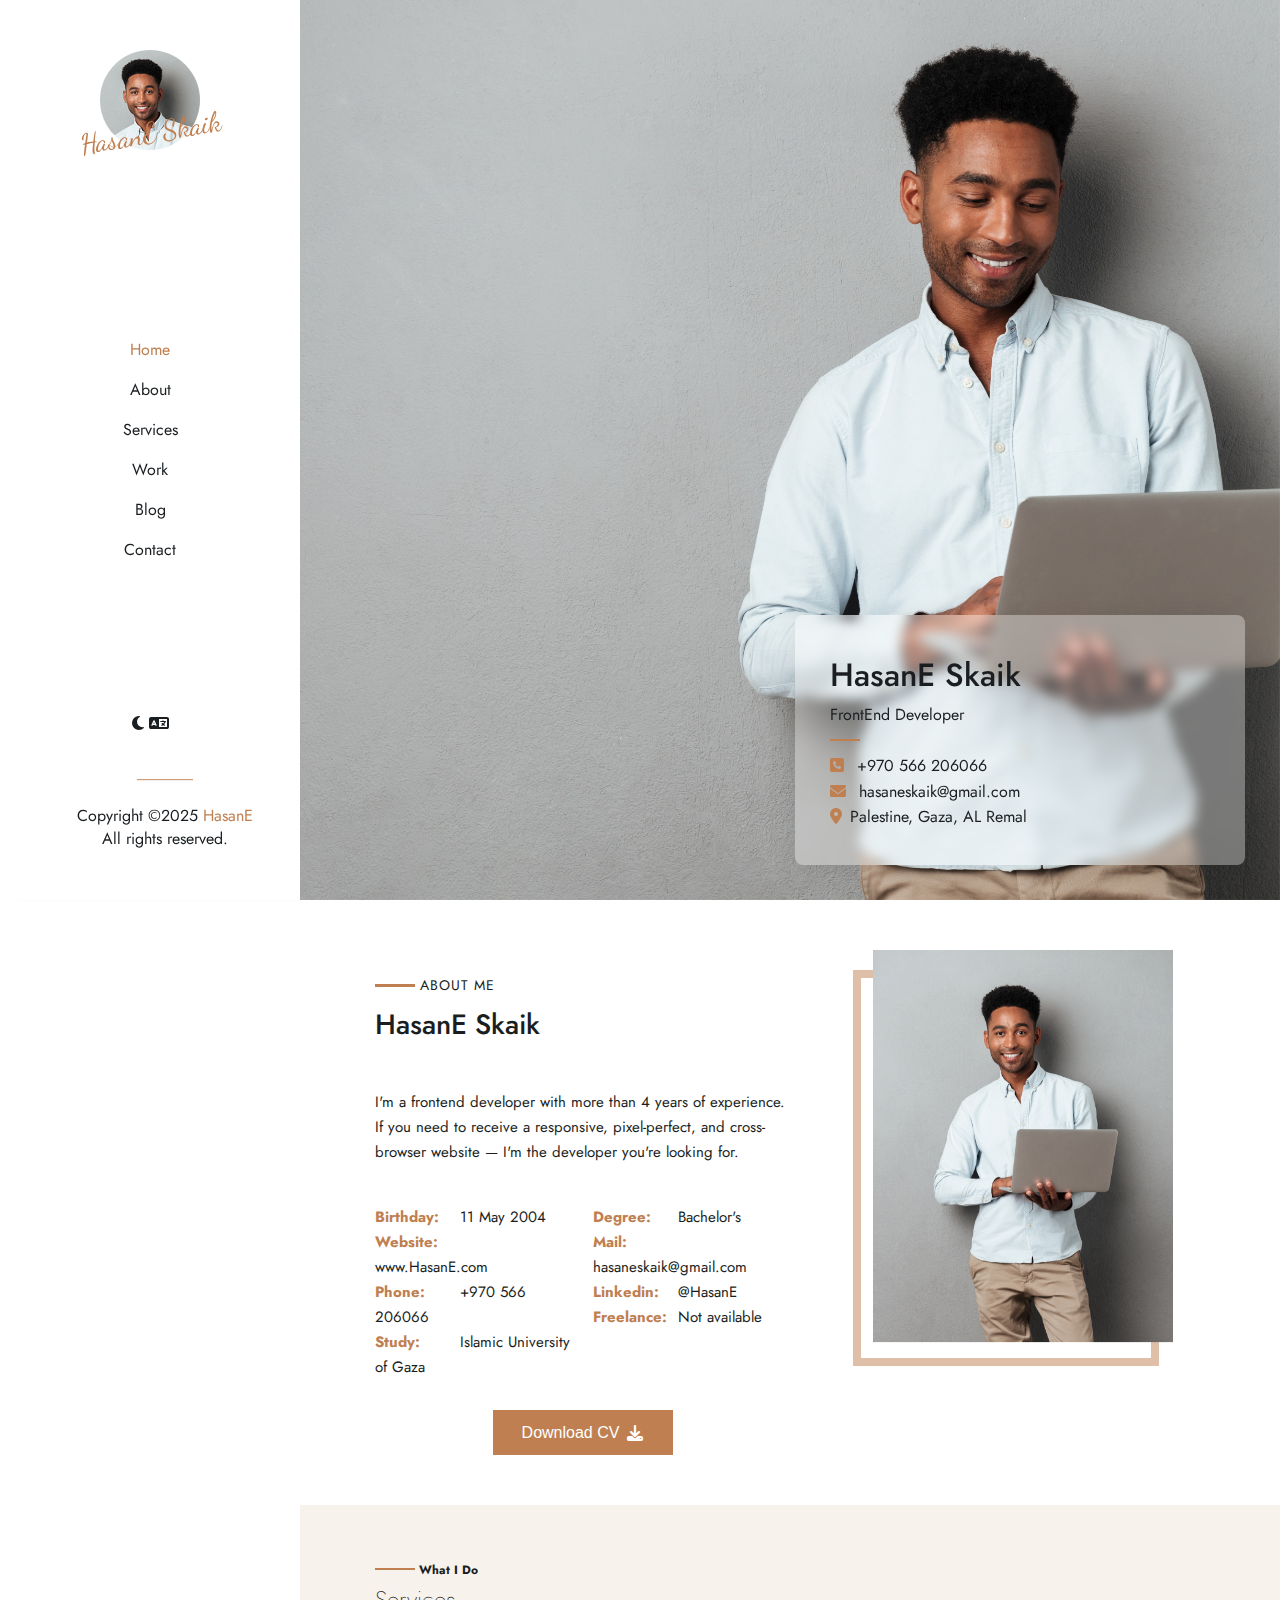
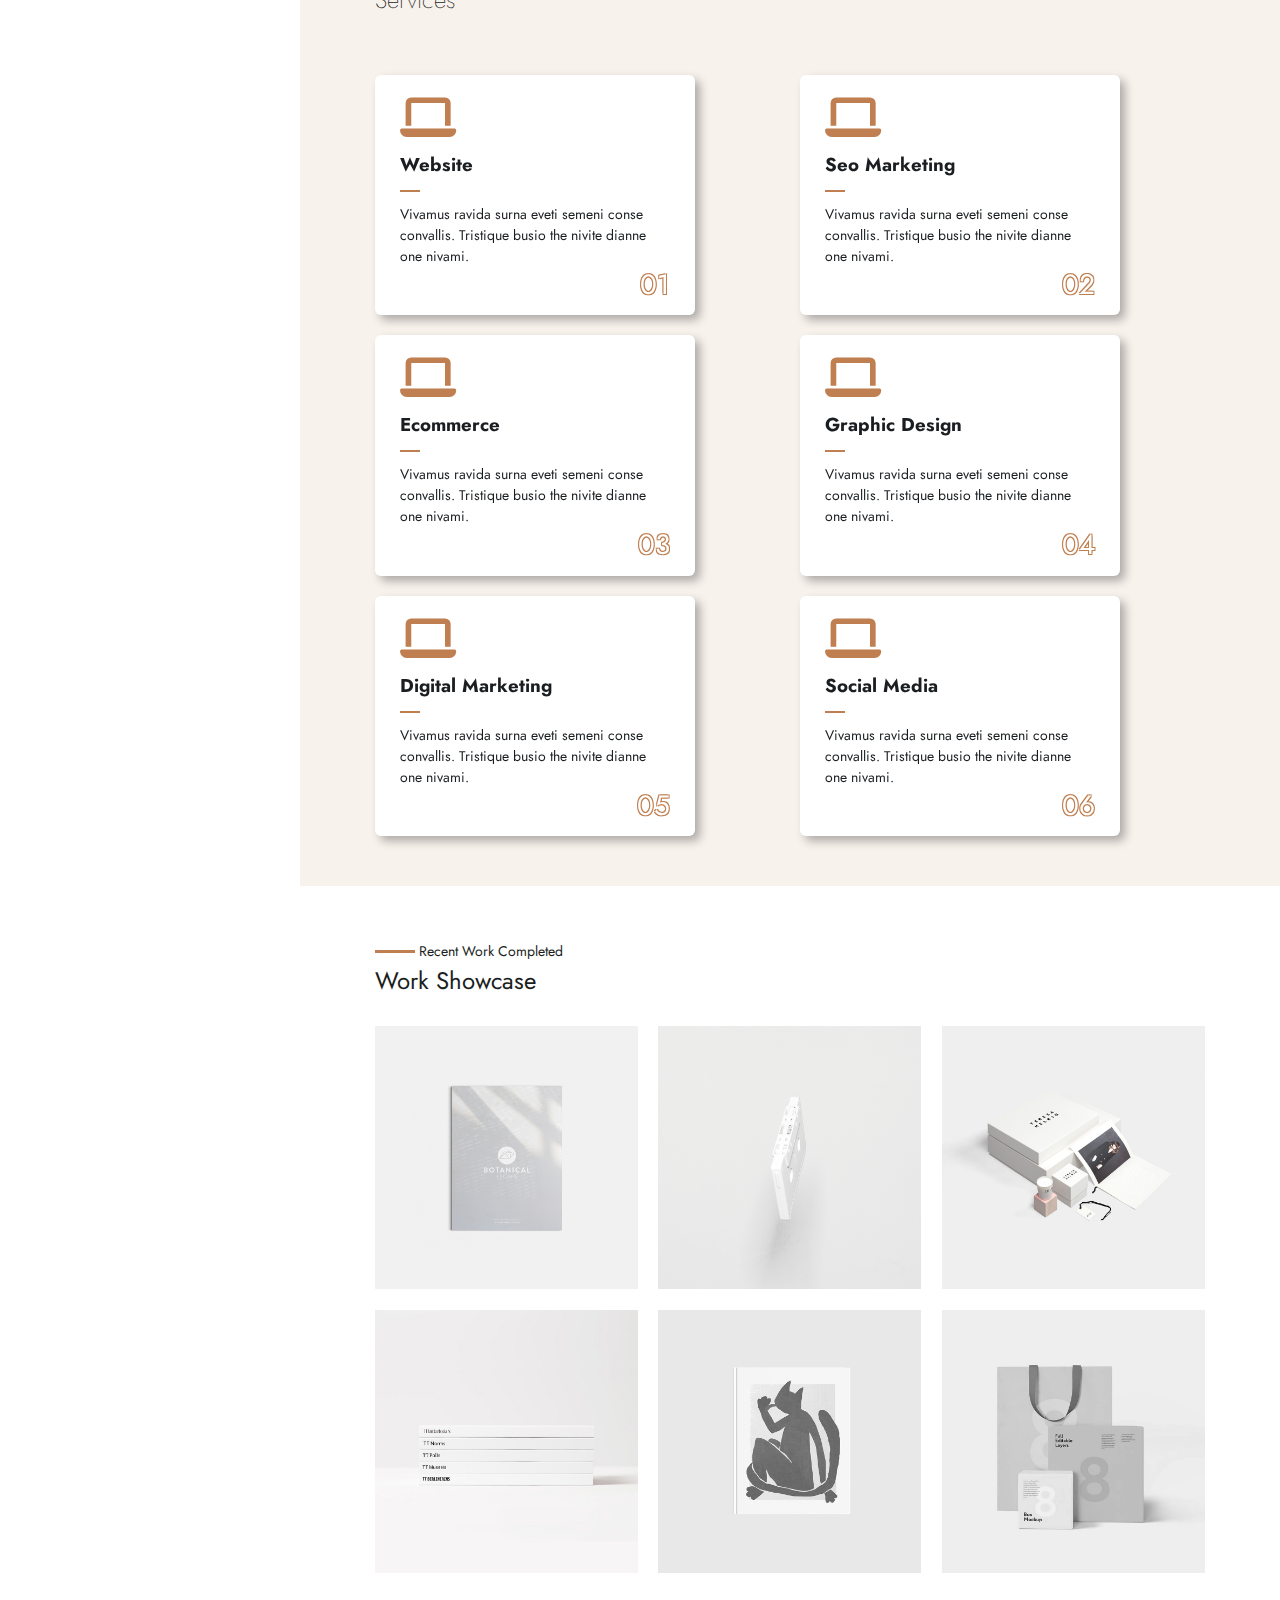
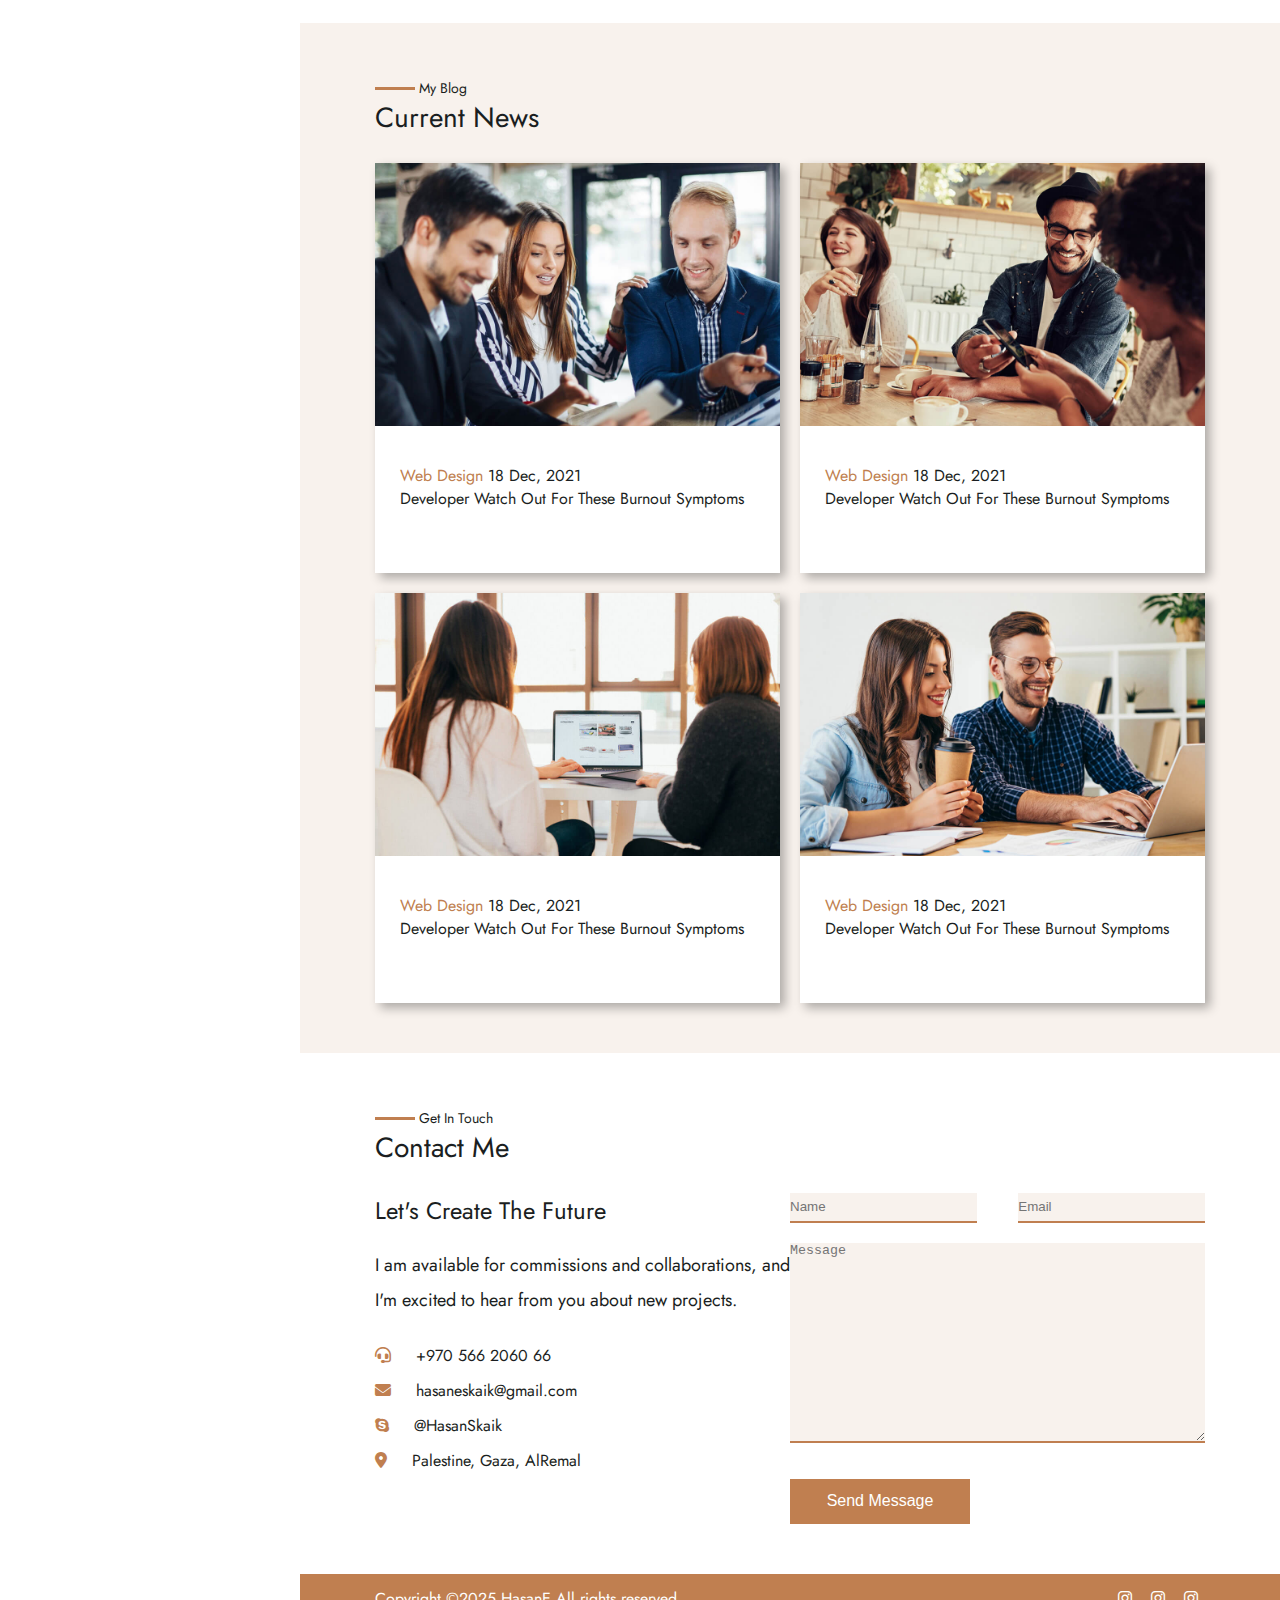
<file: index.html>
<!DOCTYPE html>
<html lang="en" dir="ltr">

<head>
  <meta charset="UTF-8" />
  <meta name="viewport" content="width=device-width, initial-scale=1.0" />
  <link rel="stylesheet" href="css/main.css" />
  <link rel="stylesheet" href="css/home.css" />
  <link rel="stylesheet" href="css/about.css" />
  <link rel="stylesheet" href="css/services.css" />
  <link rel="stylesheet" href="css/work.css" />
  <link rel="stylesheet" href="css/contact.css" />
  <link rel="stylesheet" href="css/blog.css">


  <link rel="preconnect" href="https://fonts.googleapis.com" />
  <link rel="preconnect" href="https://fonts.gstatic.com" crossorigin />
  <link href="https://fonts.googleapis.com/css2?family=Jost:wght@300;400;500;700&display=swap" rel="stylesheet" />
  <link href="https://fonts.googleapis.com/css2?family=Dancing+Script:wght@700&display=swap" rel="stylesheet" />
  <link rel="stylesheet" href="https://cdnjs.cloudflare.com/ajax/libs/font-awesome/6.4.0/css/all.min.css" />
  <title>HasanE Skaik | Portfolio</title>
</head>

<body>
  <nav id="nav" class="nav">
    <div class="logo">
      <img src="imgs/logo.jpg" alt="Logo" class="logo-img" />
      <p id="logo">HasanE Skaik</p>
    </div>
    <div class="articals">
      <a href="#home">Home</a>
      <a href="#about">About</a>
      <a href="#services">Services</a>
      <a href="#work">Work</a>
      <a href="#blog">Blog</a>
      <a href="#contact">Contact</a>
    </div>
    <div class="lang-dark">
      <a class="dark" id="dark-mode-btn"><i class="fa-solid fa-moon"></i></a>
      <a href="/index-ar.html" class="lang"><i class="fa-solid fa-language"></i></a>
    </div>
    <div class="copyright">
      <p>_______</p>
      <p>
        Copyright &copy;2025 <span>HasanE</span> <br />All rights reserved.
      </p>
    </div>
    <button type="button" id="open-nav-btn" class="close-btn">
      <i class="fa-solid fa-xmark"></i>
    </button>
  </nav>
  <main class="main-content">
    <section id="home" class="home">
      <div class="hero">
        <img src="imgs/hero.jpg" alt="hero" />
        <div class="info">
          <h1>HasanE Skaik</h1>
          <p>FrontEnd Developer</p>
          <div class="divider"></div>
          <a><i class="fa-solid fa-square-phone"></i> +970 566 206066</a>
          <a><i class="fa-solid fa-envelope"></i> hasaneskaik@gmail.com</a>
          <a><i class="fa-solid fa-location-dot"></i>Palestine, Gaza, AL Remal
          </a>
        </div>
      </div>
    </section>
    <section id="about" class="container about">
      <div class="sides">
        <div class="l-info">
          <div class="header">
            <h6>
              <div class="divider"></div> About Me
            </h6>
            <h2 class="title">HasanE Skaik</h2>
          </div>
          <p id="paragraph-of-info">
            I'm a frontend developer with more than 4 years of experience. If
            you need to receive a responsive, pixel-perfect, and cross-browser
            website — I'm the developer you're looking for.
          </p>
          <div class="info-of-about">
            <div class="l-info-of-about">
              <p><span>Birthday:</span> 11 May 2004</p>
              <p><span>Website:</span> www.HasanE.com</p>
              <p><span>Phone:</span> +970 566 206066</p>
              <p><span>Study:</span> Islamic University of Gaza</p>
            </div>
            <div class="l-info-of-about">
              <p><span>Degree:</span> Bachelor's</p>
              <p><span>Mail:</span> hasaneskaik@gmail.com</p>
              <p><span>Linkedin:</span> @HasanE</p>
              <p><span>Freelance:</span> Not available</p>
            </div>
          </div>
          <div class="btn">
            <button>Download CV <i class="fa-solid fa-download"></i></button>
          </div>
        </div>
        <div class="r-info">
          <div class="img-wrapper">
            <img src="imgs/round.jpg" alt="A personal photo" />
          </div>
        </div>
      </div>
    </section>
    <section id="services" class="services">
      <div class="container">
        <div class="header">
          <h6>
            <div class="divider"></div> What I Do
          </h6>
          <p class="title">Services</p>
        </div>
        <div class="cards">
          <div class="service-card">
            <div class="icon">
              <i class="fa-solid fa-laptop"></i>
            </div>
            <h3 class="title">Website</h3>
            <div class="divider"></div>
            <p class="description">
              Vivamus ravida surna eveti semeni conse convallis. Tristique
              busio the nivite dianne one nivami.
            </p>
            <div class="number">
              <span>01</span>
            </div>
          </div>
          <div class="service-card">
            <div class="icon">
              <i class="fa-solid fa-laptop"></i>
            </div>
            <h3 class="title">Seo Marketing</h3>
            <div class="divider"></div>
            <p class="description">
              Vivamus ravida surna eveti semeni conse convallis. Tristique
              busio the nivite dianne one nivami.
            </p>
            <div class="number">
              <span>02</span>
            </div>
          </div>
          <div class="service-card">
            <div class="icon">
              <i class="fa-solid fa-laptop"></i>
            </div>
            <h3 class="title">Ecommerce</h3>
            <div class="divider"></div>
            <p class="description">
              Vivamus ravida surna eveti semeni conse convallis. Tristique
              busio the nivite dianne one nivami.
            </p>
            <div class="number">
              <span>03</span>
            </div>
          </div>
          <div class="service-card">
            <div class="icon">
              <i class="fa-solid fa-laptop"></i>
            </div>
            <h3 class="title">Graphic Design</h3>
            <div class="divider"></div>
            <p class="description">
              Vivamus ravida surna eveti semeni conse convallis. Tristique
              busio the nivite dianne one nivami.
            </p>
            <div class="number">
              <span>04</span>
            </div>
          </div>
          <div class="service-card">
            <div class="icon">
              <i class="fa-solid fa-laptop"></i>
            </div>
            <h3 class="title">Digital Marketing</h3>
            <div class="divider"></div>
            <p class="description">
              Vivamus ravida surna eveti semeni conse convallis. Tristique
              busio the nivite dianne one nivami.
            </p>
            <div class="number">
              <span>05</span>
            </div>
          </div>
          <div class="service-card">
            <div class="icon">
              <i class="fa-solid fa-laptop"></i>
            </div>
            <h3 class="title">Social Media</h3>
            <div class="divider"></div>
            <p class="description">
              Vivamus ravida surna eveti semeni conse convallis. Tristique
              busio the nivite dianne one nivami.
            </p>
            <div class="number">
              <span>06</span>
            </div>
          </div>
        </div>
      </div>
    </section>
    <section id="work" class="container work">
      <div class="header">
        <p>
        <div class="divider"></div> Recent Work Completed</p>
        <p class="title"> Work Showcase</p>
      </div>
      <div class="cards">
        <div class="work-item work1">
          <div class="content">
            <span>Work P.03</span>
            <div class="divider"></div>
            <p>FrontEnd Developer, HTML5, CSS3, JS</p>
          </div>
        </div>
        <div class="work-item work2">
          <div class="content">
            <span>Work P.03</span>
            <div class="divider"></div>
            <p>FrontEnd Developer, HTML5, CSS3, JS</p>
          </div>
        </div>
        <div class="work-item work3">
          <div class="content">
            <span>Work P.03</span>
            <div class="divider"></div>
            <p>FrontEnd Developer, HTML5, CSS3, JS</p>
          </div>
        </div>
        <div class="work-item work4">
          <div class="content">
            <span>Work P.03</span>
            <div class="divider"></div>
            <p>FrontEnd Developer, HTML5, CSS3, JS</p>
          </div>
        </div>
        <div class="work-item work5">
          <div class="content">
            <span>Work P.03</span>
            <div class="divider"></div>
            <p>FrontEnd Developer, HTML5, CSS3, JS</p>
          </div>
        </div>
        <div class="work-item work6">
          <div class="content">
            <span>Work P.03</span>
            <div class="divider"></div>
            <p>FrontEnd Developer, HTML5, CSS3, JS</p>
          </div>
        </div>
      </div>
    </section>
    <section id="blog" class="blog">
      <div class="container">
        <div class="header">
          <div class="divider"></div> My Blog</p>
          <p class="title">Current News</p>
        </div>
        <div class="cards">
          <div class="item-card">
            <div class="container">
              <img src="/imgs/blog/01.jpg" alt="blog1">
            </div>
            <p><span>Web Design</span> 18 Dec, 2021<br>Developer Watch Out For These Burnout Symptoms</p>
          </div>
          <div class="item-card">
            <div class="container">
              <img src="/imgs/blog/02.jpg" alt="blog2">
            </div>
            <p><span>Web Design</span> 18 Dec, 2021<br>Developer Watch Out For These Burnout Symptoms</p>
          </div>
          <div class="item-card">
            <div class="container">
              <img src="/imgs/blog/03.jpg" alt="blog3">
            </div>
            <p><span>Web Design</span> 18 Dec, 2021<br>Developer Watch Out For These Burnout Symptoms</p>
          </div>
          <div class="item-card">
            <div class="container">
              <img src="/imgs/blog/04.jpg" alt="blog4">
            </div>
            <p><span>Web Design</span> 18 Dec, 2021<br>Developer Watch Out For These Burnout Symptoms</p>
          </div>

        </div>
      </div>
    </section>
    <section id="contact" class=" contact">
      <div class="container">

        <div class="header">
          <p>
          <div class="divider"></div> Get In Touch</p>
          <p class="title">Contact Me</p>
        </div>
        <div class="sides">
          <div class="left-side">
            <div class="contact-info">
              <p>Let's Create The Future</p>
              <p>I am available for commissions and collaborations, and I'm excited to hear from you about new projects.
              </p>
              <ul>
                <li><i class="fa-solid fa-headset"></i> +970 566 2060 66</li>
                <li><i class="fa-solid fa-envelope"></i> hasaneskaik@gmail.com</li>
                <li><i class="fa-brands fa-skype"></i> @HasanSkaik</li>
                <li><i class="fa-solid fa-location-dot"></i> Palestine, Gaza, AlRemal</li>
              </ul>
            </div>
          </div>
          <div class="right-side">
            <div class="divider"></div>
            <form>
              <div class="inputs">
                <input type="text" placeholder="Name">
                <input type="email" placeholder="Email">
              </div>
              <textarea type="a" placeholder="Message"></textarea>
              <div class="btn">
                <button type="submit">Send Message</button>
              </div>
            </form>
          </div>
        </div>
      </div>
    </section>

    <footer class="footer">
      <p>Copyright ©2025 HasanE
        All rights reserved.</p>
      </div>
      <div class="links">
        <a><i class="fa-brands fa-instagram"></i></a>
        <a><i class="fa-brands fa-instagram"></i></a>
        <a><i class="fa-brands fa-instagram"></i></a>
      </div>
    </footer>
  </main>

  <script src="/js/index.js"></script>
</body>

</html>
</file>
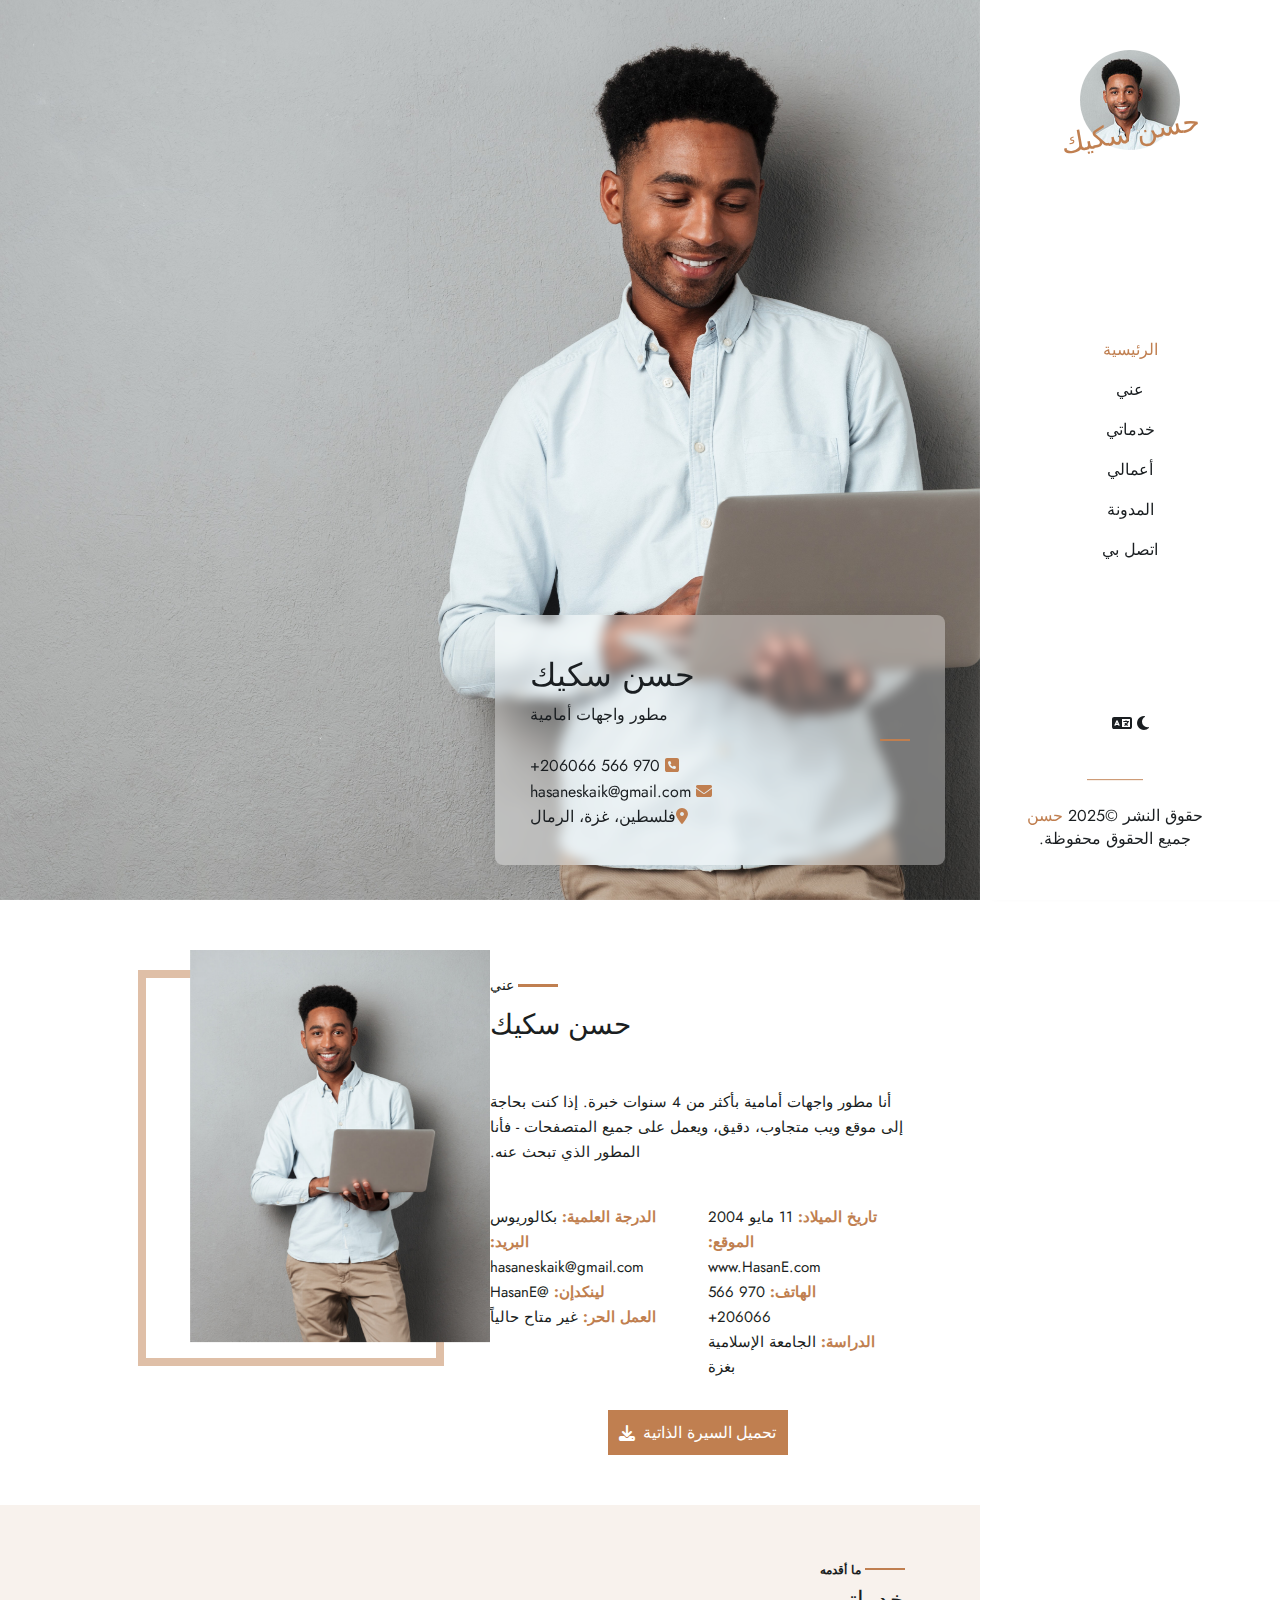
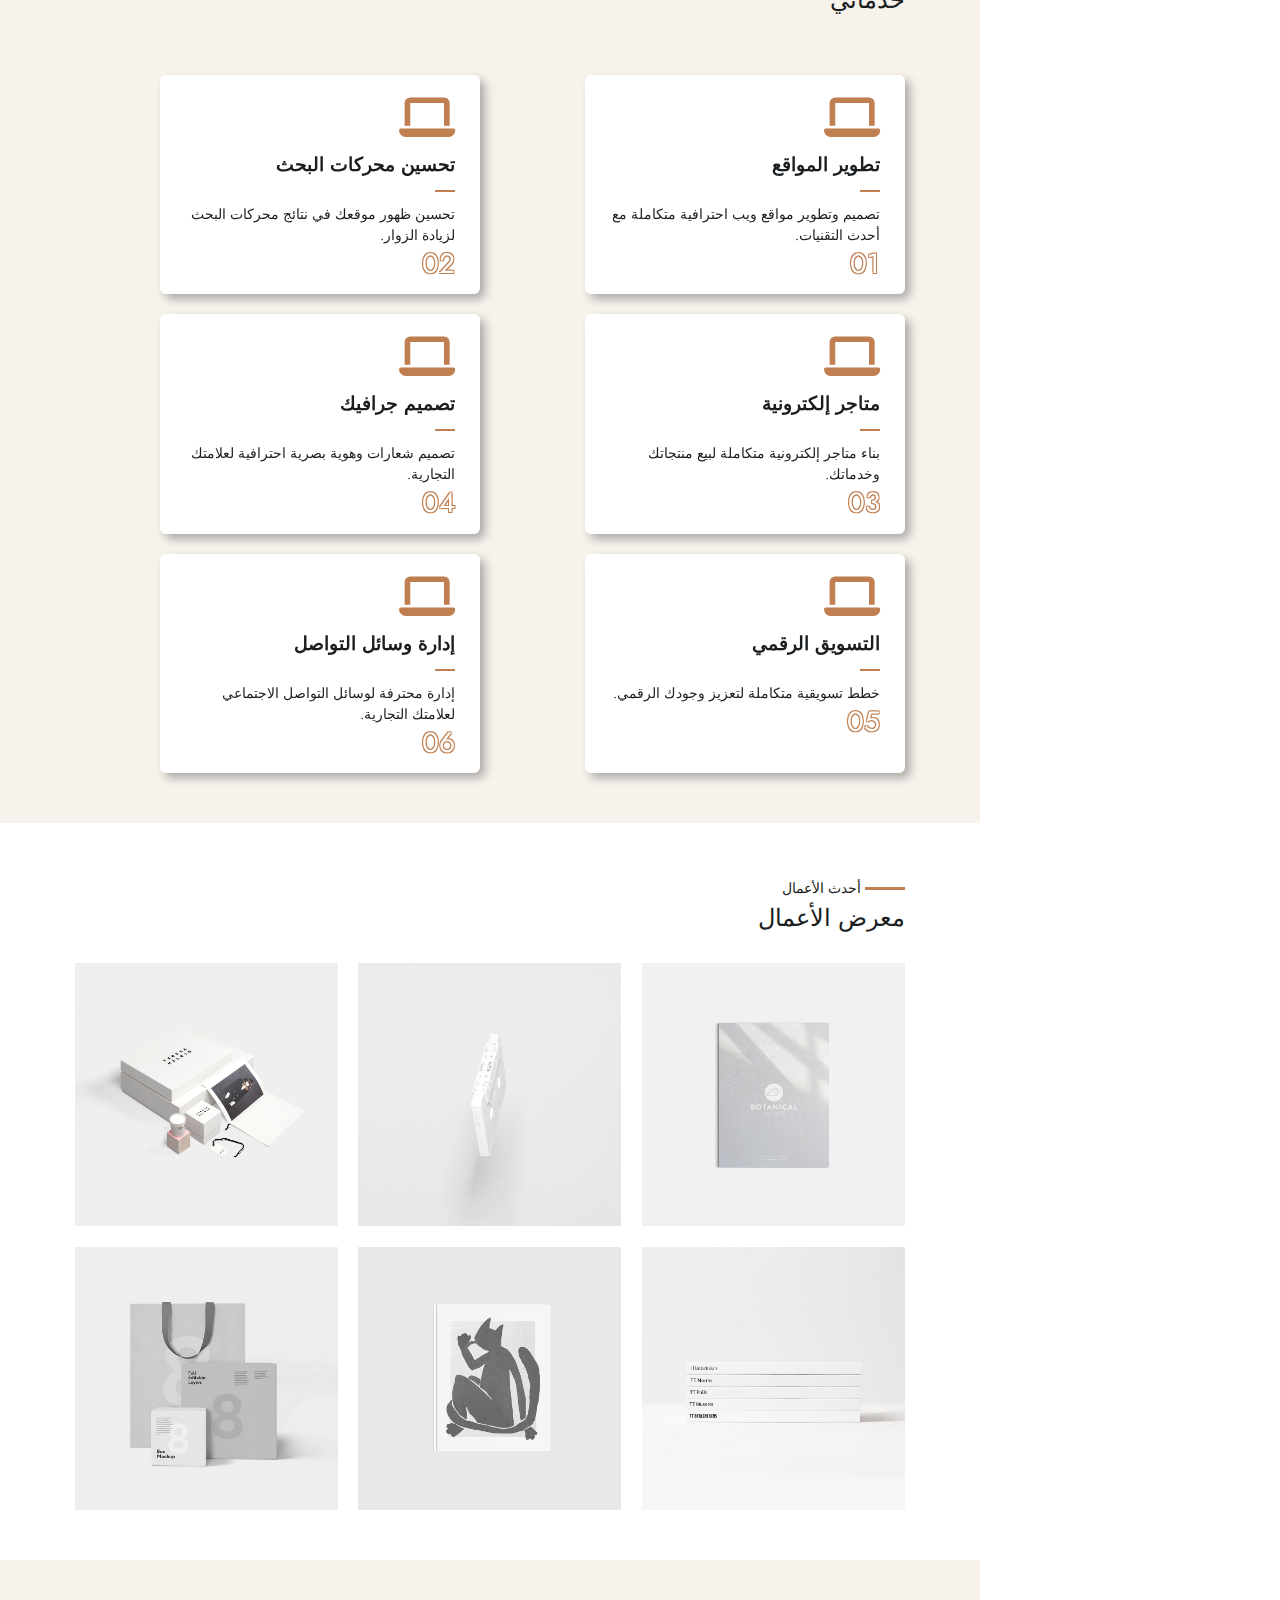
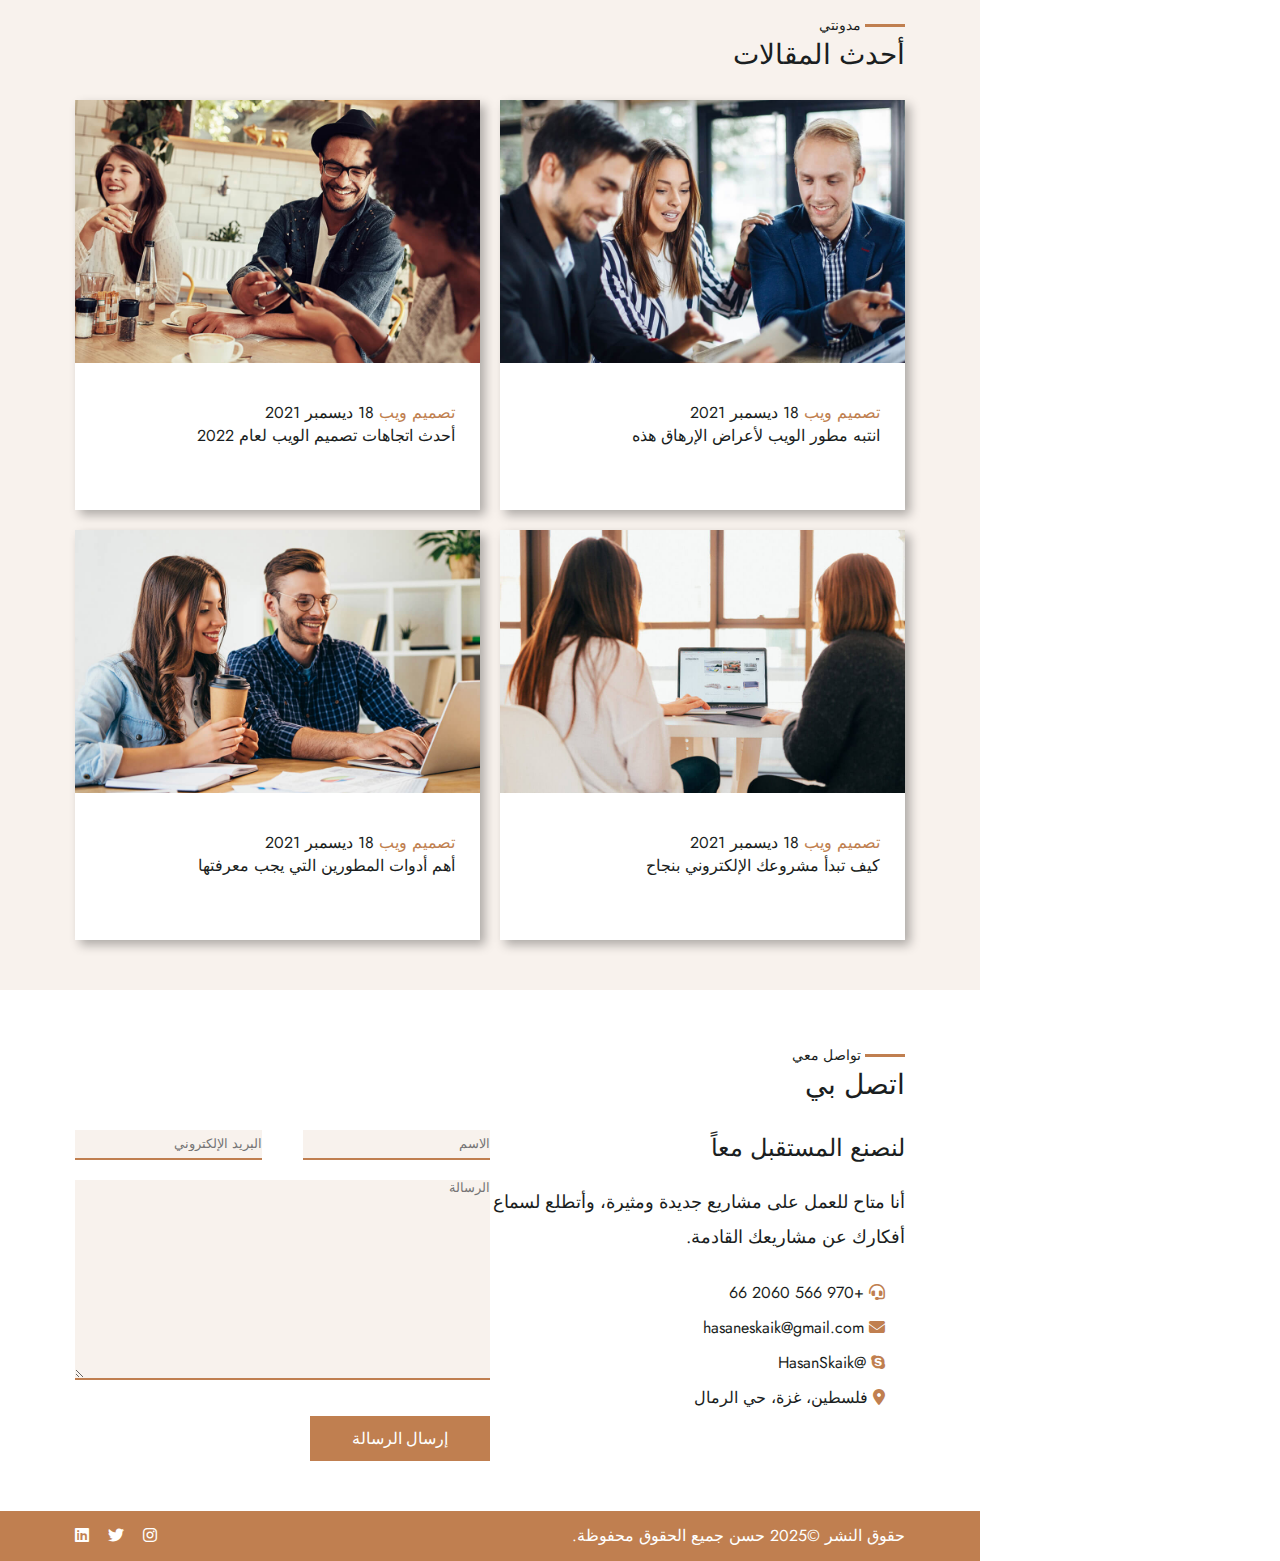
<file: index-ar.html>
<!DOCTYPE html>
<html lang="ar" dir="rtl">

<head>
  <meta charset="UTF-8" />
  <meta name="viewport" content="width=device-width, initial-scale=1.0" />
  <link rel="stylesheet" href="css/main.css" />
  <link rel="stylesheet" href="css/home.css" />
  <link rel="stylesheet" href="css/about.css" />
  <link rel="stylesheet" href="css/services.css" />
  <link rel="stylesheet" href="css/work.css" />
  <link rel="stylesheet" href="css/contact.css" />
  <link rel="stylesheet" href="css/blog.css">

  <link rel="preconnect" href="https://fonts.googleapis.com" />
  <link rel="preconnect" href="https://fonts.gstatic.com" crossorigin />
  <link href="https://fonts.googleapis.com/css2?family=Jost:wght@300;400;500;700&display=swap" rel="stylesheet" />
  <link href="https://fonts.googleapis.com/css2?family=Dancing+Script:wght@700&display=swap" rel="stylesheet" />
  <link rel="stylesheet" href="https://cdnjs.cloudflare.com/ajax/libs/font-awesome/6.4.0/css/all.min.css" />
  <title>حسن سكيك | ملف شخصي</title>
</head>

<body>
  <nav id="nav" class="nav">
    <div class="logo">
      <img src="imgs/logo.jpg" alt="شعار" class="logo-img" />
      <p id="logo">حسن سكيك</p>
    </div>
    <div class="articals">
      <a href="#home">الرئيسية</a>
      <a href="#about">عني</a>
      <a href="#services">خدماتي</a>
      <a href="#work">أعمالي</a>
      <a href="#blog">المدونة</a>
      <a href="#contact">اتصل بي</a>
    </div>
    <div class="lang-dark">
      <a class="dark" id="dark-mode-btn"><i class="fa-solid fa-moon"></i></a>
      <a href="/index.html" class="lang"><i class="fa-solid fa-language"></i></a>
    </div>
    <div class="copyright">
      <p>_______</p>
      <p>
        حقوق النشر &copy;2025 <span>حسن</span> <br />جميع الحقوق محفوظة.
      </p>
    </div>
    <button type="button" id="open-nav-btn" class="close-btn">
      <i class="fa-solid fa-xmark"></i>
    </button>
  </nav>
  <main class="main-content">
    <section id="home" class="home">
      <div class="hero">
        <img src="imgs/hero.jpg" alt="صورة رئيسية" />
        <div class="info">
          <h1>حسن سكيك</h1>
          <p>مطور واجهات أمامية</p>
          <div class="divider"></div>
          <a><i class="fa-solid fa-square-phone"></i> 970 566 206066+</a>
          <a><i class="fa-solid fa-envelope"></i> hasaneskaik@gmail.com</a>
          <a><i class="fa-solid fa-location-dot"></i>فلسطين، غزة، الرمال</a>
        </div>
      </div>
    </section>
    <section id="about" class="container about">
      <div class="sides">
        <div class="l-info">
          <div class="header">
            <h6>
              <div class="divider"></div> عني
            </h6>
            <h2 class="title">حسن سكيك</h2>
          </div>
          <p id="paragraph-of-info">
            أنا مطور واجهات أمامية بأكثر من 4 سنوات خبرة. إذا كنت بحاجة إلى موقع ويب متجاوب، دقيق، ويعمل على جميع
            المتصفحات - فأنا المطور الذي تبحث عنه.
          </p>
          <div class="info-of-about">
            <div class="l-info-of-about">
              <p><span>تاريخ الميلاد:</span> 11 مايو 2004</p>
              <p><span>الموقع:</span> www.HasanE.com</p>
              <p><span>الهاتف:</span> 970 566 206066+</p>
              <p><span>الدراسة:</span> الجامعة الإسلامية بغزة</p>
            </div>
            <div class="l-info-of-about">
              <p><span>الدرجة العلمية:</span> بكالوريوس</p>
              <p><span>البريد:</span> hasaneskaik@gmail.com</p>
              <p><span>لينكدإن:</span> @HasanE</p>
              <p><span>العمل الحر:</span> غير متاح حالياً</p>
            </div>
          </div>
          <div class="btn">
            <button>تحميل السيرة الذاتية <i class="fa-solid fa-download"></i></button>
          </div>
        </div>
        <div class="r-info">
          <div class="img-wrapper">
            <img src="imgs/round.jpg" alt="صورة شخصية" />
          </div>
        </div>
      </div>
    </section>
    <section id="services" class="services">
      <div class="container">
        <div class="header">
          <h6>
            <div class="divider"></div> ما أقدمه
          </h6>
          <p class="title">خدماتي</p>
        </div>
        <div class="cards">
          <div class="service-card">
            <div class="icon">
              <i class="fa-solid fa-laptop"></i>
            </div>
            <h3 class="title">تطوير المواقع</h3>
            <div class="divider"></div>
            <p class="description">
              تصميم وتطوير مواقع ويب احترافية متكاملة مع أحدث التقنيات.
            </p>
            <div class="number">
              <span>01</span>
            </div>
          </div>
          <div class="service-card">
            <div class="icon">
              <i class="fa-solid fa-laptop"></i>
            </div>
            <h3 class="title">تحسين محركات البحث</h3>
            <div class="divider"></div>
            <p class="description">
              تحسين ظهور موقعك في نتائج محركات البحث لزيادة الزوار.
            </p>
            <div class="number">
              <span>02</span>
            </div>
          </div>
          <div class="service-card">
            <div class="icon">
              <i class="fa-solid fa-laptop"></i>
            </div>
            <h3 class="title">متاجر إلكترونية</h3>
            <div class="divider"></div>
            <p class="description">
              بناء متاجر إلكترونية متكاملة لبيع منتجاتك وخدماتك.
            </p>
            <div class="number">
              <span>03</span>
            </div>
          </div>
          <div class="service-card">
            <div class="icon">
              <i class="fa-solid fa-laptop"></i>
            </div>
            <h3 class="title">تصميم جرافيك</h3>
            <div class="divider"></div>
            <p class="description">
              تصميم شعارات وهوية بصرية احترافية لعلامتك التجارية.
            </p>
            <div class="number">
              <span>04</span>
            </div>
          </div>
          <div class="service-card">
            <div class="icon">
              <i class="fa-solid fa-laptop"></i>
            </div>
            <h3 class="title">التسويق الرقمي</h3>
            <div class="divider"></div>
            <p class="description">
              خطط تسويقية متكاملة لتعزيز وجودك الرقمي.
            </p>
            <div class="number">
              <span>05</span>
            </div>
          </div>
          <div class="service-card">
            <div class="icon">
              <i class="fa-solid fa-laptop"></i>
            </div>
            <h3 class="title">إدارة وسائل التواصل</h3>
            <div class="divider"></div>
            <p class="description">
              إدارة محترفة لوسائل التواصل الاجتماعي لعلامتك التجارية.
            </p>
            <div class="number">
              <span>06</span>
            </div>
          </div>
        </div>
      </div>
    </section>
    <section id="work" class="container work">
      <div class="header">
        <p>
        <div class="divider"></div> أحدث الأعمال</p>
        <p class="title"> معرض الأعمال</p>
      </div>
      <div class="cards">
        <div class="work-item work1">
          <div class="content">
            <span>مشروع 03</span>
            <div class="divider"></div>
            <p>تطوير واجهات، HTML5، CSS3، جافاسكريبت</p>
          </div>
        </div>
        <div class="work-item work2">
          <div class="content">
            <span>مشروع 03</span>
            <div class="divider"></div>
            <p>تطوير واجهات، HTML5، CSS3، جافاسكريبت</p>
          </div>
        </div>
        <div class="work-item work3">
          <div class="content">
            <span>مشروع 03</span>
            <div class="divider"></div>
            <p>تطوير واجهات، HTML5، CSS3، جافاسكريبت</p>
          </div>
        </div>
        <div class="work-item work4">
          <div class="content">
            <span>مشروع 03</span>
            <div class="divider"></div>
            <p>تطوير واجهات، HTML5، CSS3، جافاسكريبت</p>
          </div>
        </div>
        <div class="work-item work5">
          <div class="content">
            <span>مشروع 03</span>
            <div class="divider"></div>
            <p>تطوير واجهات، HTML5، CSS3، جافاسكريبت</p>
          </div>
        </div>
        <div class="work-item work6">
          <div class="content">
            <span>مشروع 03</span>
            <div class="divider"></div>
            <p>تطوير واجهات، HTML5، CSS3، جافاسكريبت</p>
          </div>
        </div>
      </div>
    </section>
    <section id="blog" class="blog">
      <div class="container">
        <div class="header">
          <div class="divider"></div> مدونتي</p>
          <p class="title">أحدث المقالات</p>
        </div>
        <div class="cards">
          <div class="item-card">
            <div class="container">
              <img src="/imgs/blog/01.jpg" alt="مقال1">
            </div>
            <p><span>تصميم ويب</span> 18 ديسمبر 2021<br>انتبه مطور الويب لأعراض الإرهاق هذه</p>
          </div>
          <div class="item-card">
            <div class="container">
              <img src="/imgs/blog/02.jpg" alt="مقال2">
            </div>
            <p><span>تصميم ويب</span> 18 ديسمبر 2021<br>أحدث اتجاهات تصميم الويب لعام 2022</p>
          </div>
          <div class="item-card">
            <div class="container">
              <img src="/imgs/blog/03.jpg" alt="مقال3">
            </div>
            <p><span>تصميم ويب</span> 18 ديسمبر 2021<br>كيف تبدأ مشروعك الإلكتروني بنجاح</p>
          </div>
          <div class="item-card">
            <div class="container">
              <img src="/imgs/blog/04.jpg" alt="مقال4">
            </div>
            <p><span>تصميم ويب</span> 18 ديسمبر 2021<br>أهم أدوات المطورين التي يجب معرفتها</p>
          </div>
        </div>
      </div>
    </section>
    <section id="contact" class=" contact">
      <div class="container">
        <div class="header">
          <p>
          <div class="divider"></div> تواصل معي</p>
          <p class="title">اتصل بي</p>
        </div>
        <div class="sides">
          <div class="left-side">
            <div class="contact-info">
              <p>لنصنع المستقبل معاً</p>
              <p>
                أنا متاح للعمل على مشاريع جديدة ومثيرة، وأتطلع لسماع أفكارك عن مشاريعك القادمة.
              </p>
              <ul>
                <li><i class="fa-solid fa-headset"></i> +970 566 2060 66</li>
                <li><i class="fa-solid fa-envelope"></i> hasaneskaik@gmail.com</li>
                <li><i class="fa-brands fa-skype"></i> @HasanSkaik</li>
                <li><i class="fa-solid fa-location-dot"></i> فلسطين، غزة، حي الرمال</li>
              </ul>
            </div>
          </div>
          <div class="right-side">
            <div class="divider"></div>
            <form>
              <div class="inputs">
                <input type="text" placeholder="الاسم">
                <input type="email" placeholder="البريد الإلكتروني">
              </div>
              <textarea type="a" placeholder="الرسالة"></textarea>
              <div class="btn">
                <button type="submit">إرسال الرسالة</button>
              </div>
            </form>
          </div>
        </div>
      </div>
    </section>

    <footer class="footer">
      <p>حقوق النشر ©2025 حسن
        جميع الحقوق محفوظة.</p>
      </div>
      <div class="links">
        <a><i class="fa-brands fa-instagram"></i></a>
        <a><i class="fa-brands fa-twitter"></i></a>
        <a><i class="fa-brands fa-linkedin"></i></a>
      </div>
    </footer>
  </main>

  <script src="/js/index.js"></script>
</body>

</html>
</file>
<file: css/main.css>
:root {
  /* Colors */
  --color-primary: #c07f50;
  --color-text: #1a1e21;
  --color-background: #ffffff;
  --color-background-secondary: #f8f2ed;

  /* Dark Mode Colors */
  --color-text-dark: #ffffff;
  --color-background-dark: #111111;
  --color-background-secondary-dark: #1f1f1f;

  /* Typography */
  --font-family-primary: "Jost", -apple-system, sans-serif;
  --font-family-secondary: "Dancing Script", cursive;
  --font-size-base: 16px;

  /* Spacing */
  --nav-width-desktop: 300px;

  --rounded: 6px;
}

* {
  box-sizing: border-box;
  margin: 0;
  padding: 0;
}

body {
  background-color: var(--color-background);
  font-family: var(--font-family-primary);
  font-size: var(--font-size-base);
  color: var(--color-text);
  transition: background-color 0.3s, color 0.3s;
  display: flex;
}

/* Dark Mode */
.dark {
  --color-background: var(--color-background-dark);
  --color-text: var(--color-text-dark);
  --color-background-secondary: var(--color-background-secondary-dark);
}

a {
  text-decoration: none;
  color: inherit;
}

.container {
  max-width: 1440px;
  margin: 0 auto;
  padding: 50px 75px;
}

/* =================================================== */
/* NAVIGATION (MOBILE-FIRST)                       */
/* =================================================== */
.nav {
  padding: 20px 15px;
  text-align: center;
  box-shadow: 0 4px 6px -1px rgba(0, 0, 0, 0.1);
  background-color: var(--color-background);
  display: flex;
  flex-direction: column;
  justify-content: center;
  position: sticky;
  top: 0;
  left: 0;
  width: var(--nav-width-desktop);
  min-width: var(--nav-width-desktop);
  height: 100vh;
  box-shadow: 8px 0 8px -5px rgba(0, 0, 0, 0.1);
}

.logo {
  position: absolute;
  top: 50px;
  left: 50%;
  transform: translateX(-50%);
}

.nav .logo-img {
  width: 100px;
  border-radius: 50%;
}

#logo {
  font-family: var(--font-family-secondary);
  font-size: 28px;
  color: var(--color-primary);
  margin-top: -40px;
  width: 150px;
  text-align: center;
  position: static;
  transform: rotate(350deg);
}

.articals {
  display: block;
  margin-top: 0;
}

.articals a {
  line-height: 30px;
  display: flex;
  padding: 10px 0;
  justify-content: center;
  line-height: 20px;
}

.articals a:hover,
.lang-dark a:hover {
  color: var(--color-primary);
}

.articals a:first-child {
  color: var(--color-primary);
}

.lang-dark {
  position: absolute;
  bottom: 165px;
  left: 50%;
  transform: translateX(-50%);
  flex-direction: column;
  gap: 15px;
}

.copyright {
  position: absolute;
  bottom: 50px;
  width: 100%;
}

.copyright p:first-child {
  color: var(--color-primary);
  margin-bottom: 20px;
}

.copyright span {
  color: var(--color-primary);
}

.main-content {
  flex-grow: 1;
}

.nav .close-btn {
  display: none;

  width: 32px;
  height: 32px;
  position: absolute;
  top: 32px;
  left: 100%;
  border-radius: 0px 99px 99px 0px;
  background-color: white;
  color: #111111;
  border: none;
  cursor: pointer;
}

.hide-nav-bar {
  display: none;
}

@media (max-width: 768px) {
  .container {
    padding: 25px 25px;
  }

  .nav {
    z-index: 9999;
    position: fixed;
  }
  .nav .close-btn {
    display: flex;
    align-items: center;
    justify-content: center;
  }
}
</file>
<file: css/home.css>
@import url(main.css);

.home .hero {
  position: relative;
  width: 100%;
}

.home img {
  width: 100%;
  height: auto;
  display: block; /* Removes bottom space under the image */
}

.home .info {
  position: relative; /* Static position on mobile */
  width: 100%;
  display: flex;
  flex-direction: column;
  padding: 35px;
  color: var(--color-text);
  background: rgba(211, 211, 211, 0.2);
  line-height: 1.6;
  text-align: left;
}

.info h1 {
  font-weight: 500;
}

.info .divider {
  margin: 12px 0;
  position: relative;
  width: 30px;
  height: 2px;
  background-color: var(--color-primary);
  transition-duration: 0.3s;
  transition-property: all;
}

.info:hover .divider {
  width: 100%;
}

.info a i {
  padding-right: 8px;
  color: var(--color-primary);
}

@media (min-width: 992px) {
  .home {
    height: 100vh;
    overflow: hidden;
  }

  .home img {
    height: 100vh;
    object-fit: cover;
  }
}

.home .info {
  position: absolute;
  bottom: 35px;
  right: 35px;
  width: 450px;
  background: rgba(255, 255, 255, 0.336);
  box-shadow: 0 4px 30px rgba(0, 0, 0, 0.1);
  backdrop-filter: blur(5.9px);
  border-radius: 8px;
}

.dark .home .info {
  background: rgba(0, 0, 0, 0.336);
}

@media (max-width: 530px) {
  body {
    flex-wrap: wrap;
  }
  .home .info {
    display: none;
  }
}
</file>
<file: css/about.css>
@import url(main.css);

.about {
  gap: 40px;
}

.l-info {
  line-height: 25px;
  font-size: 15px;
  text-align: center;
  max-width: 600px;
}

.about .header .divider {
  height: 3px;
  width: 40px;
  background-color: var(--color-primary);
  display: inline-block;
  margin-bottom: 3px;
}

.about .header{
  line-height: 30px;
  margin-bottom: 30px;
  font-size: 14px;
}

.about .header .title {
  font-size: 28px;
  margin-bottom: 20px;
}

.l-info {
  align-items: center;
  margin-top: 20px;
}

.l-info h6 {
  font-weight: 400;
  padding-bottom: 10px;
  font-size: 14px;
  text-transform: uppercase;
  letter-spacing: 1px;
}

.l-info h6 span {
  color: var(--color-primary);
}

.l-info h2 {
  font-weight: 500;
  padding-bottom: 20px;
  font-size: 28px;
}

#paragraph-of-info {
  padding-bottom: 20px;
  max-width: 600px;
  margin: 0 auto;
}

.info-of-about {
  display: flex;
  flex-direction: column;
  gap: 10px;
  text-align: center;
  margin-top: 20px;
}

.info-of-about p span {
  font-weight: 700;
  color: var(--color-primary);
  display: inline-block;
  min-width: 80px;
}

.btn {
  margin-top: 30px;
  text-align: center;
}

.btn button {
  width: 180px;
  height: 45px;
  color: #fff;
  background-color: var(--color-primary);
  border: none;
  cursor: pointer;
  transition: all 0.3s ease;
  font-size: 16px;
  font-weight: 500;
  display: inline-flex;
  align-items: center;
  justify-content: center;
  gap: 8px;
}

.btn button:hover {
  transform: translateY(-3px);
  box-shadow: 0 8px 15px rgba(0, 0, 0, 0.2);
}

.r-info {
  position: relative;
  max-width: 350px;
  margin-left: auto;
}

.r-info .img-wrapper img {
  width: 300px;
  display: block;
}

.r-info .img-wrapper::after {
  content: "";
  position: absolute;
  width: 290px;
  height: 380px;
  border: 8px solid var(--color-primary);
  top: 20px;
  left: -20px;
  z-index: -1;
  opacity: 0.5;
}

@media (min-width: 992px) {
  .about {
    flex-direction: row-reverse; /* Changed to row-reverse to put image on the right */
    align-items: center;
    justify-content: center;
    height: auto;
  }

  .l-info {
    width: 50%;
    max-width: 600px;
    text-align: left;
  }

  #paragraph-of-info {
    margin: 0;
  }

  .info-of-about {
    flex-direction: row;
    justify-content: space-between;
    text-align: left;
    gap: 20px;
  }

  .l-info-of-about,
  .r-info-of-about {
    flex: 1;
  }

  .r-info {
    max-width: 400px;
    width: 40%;
  }
}

@media (max-width: 991px) {
  .r-info {
    display: none;
  }

  .about {
    padding: 10px 20px;
    justify-content: left;
  }
}
</file>
<file: css/services.css>
@import url(main.css);

.services {
  color: var(--color-text);
  background-color: var(--color-background-secondary);
}

.services .cards {
  position: relative;
  display: grid;
  grid-template-columns: 1fr 1fr 1fr;
  padding-top: 30px;
  gap: 20px;
}

.services .header .divider {
  height: 2px;
  width: 40px;
  background-color: var(--color-primary);
  display: inline-block;
  margin-bottom: 4px;
}

.services .header {
  line-height: 30px;
  margin-bottom: 30px;
  font-size: 18px;
  font-weight: 200;
}

.services .header .title {
  font-size: 24px;
}

.service-card {
  width: 320px;
  background-color: var(--color-background);
  padding: 20px 25px;
  border-radius: var(--rounded);
  box-shadow: 5px 5px 10px rgba(0, 0, 0, 0.3);
  transition-duration: 0.3s;
  transition-property: all;
}
.service-card:hover {
  background-color: var(--color-primary);
  color: white;
}

.service-card .icon {
  color: var(--color-primary);
  font-size: 45px;
  line-height: 1;
  margin-bottom: 10px;
  transition-duration: 0.3s;
  transition-property: all;
}

.service-card:hover .icon {
  color: white;
}

.service-card .number {
  position: relative;
  font-size: 28px;
  color: white;
  line-height: 0.3;
  top: -6px;
  margin-top: 20px;
  text-shadow: -1px -1px 0 var(--color-primary), 1px -1px 0 var(--color-primary),
    -1px 1px 0 var(--color-primary), 1px 1px 0 var(--color-primary);
  text-align: right;
}
.service-card:hover .number {
  color: var(--color-primary);
  text-shadow: -1px -1px 0 white, 1px -1px 0 white, -1px 1px 0 white,
    1px 1px 0 white;
}

.dark .service-card .number {
  color: black;
  
}

.service-card .divider {
  margin: 12px 0;
  position: relative;
  width: 20px;
  height: 2px;
  background-color: var(--color-primary);
  transition-duration: 0.3s;
  transition-property: all;
}
.service-card:hover .divider {
  width: 100%;
  background-color: white;
}

.service-card .description {
  font-size: 14px;
  line-height: 1.5;
}

@media (max-width: 1300px) {
  .services .cards {
    grid-template-columns: 1fr 1fr;
  }
}

@media (max-width: 800px) {
  .services .cards {
    grid-template-columns: 1fr;
  }
}
</file>
<file: css/work.css>
@import url(main.css);

.work {
  background-color: var(--color-background);
}

.work .header .divider {
  height: 3px;
  width: 40px;
  background-color: var(--color-primary);
  display: inline-block;
  margin-bottom: 3px;
}

.work .header {
  line-height: 30px;
  margin-bottom: 30px;
  font-size: 14px;
}

.work .header .title {
  font-size: 24px;
}

.work .cards {
  display: grid;
  grid-template-columns: 1fr 1fr 1fr;
  gap: 20px;
}

.work .cards {
  gap: 20px;
  flex-wrap: wrap;
  width: 100%;
}

.cards .work-item {
  background-size: cover;
  background-repeat: no-repeat;
  background-size: 100%;
  width: 100%;
  aspect-ratio: 1 / 1;
}

.cards .work1 {
  background-image: url(/imgs/work/01.jpg);
}

.cards .work2 {
  background-image: url(/imgs/work/02.jpg);
}

.cards .work3 {
  background-image: url(/imgs/work/03.jpg);
}

.cards .work4 {
  background-image: url(/imgs/work/04.jpg);
}

.cards .work5 {
  background-image: url(/imgs/work/05.jpg);
}

.cards .work6 {
  background-image: url(/imgs/work/06.jpg);
}

.cards .work-item .content {
  opacity: 0;
  width: 100%;
  height: 100%;
  background-color: #c07f50a8;
  color: white;
  padding: 20px;
  font-size: 28px;
  line-height: 2;
  transition: 0.5s;
}

.cards .work-item .content p {
  font-size: 18px;
  width: 100%;
}

.work .work-item .content .divider {
  width: 10px;
  height: 3px;
  background-color: var(--color-primary);
  transition: 0.5s;
}

.cards .work-item:hover .content {
  opacity: 1;
}

.work .work-item:hover .divider {
  width: 100%;
}

.work .header {
  text-align: start;
}

@media (max-width: 1250px) {
  .work .cards {
    grid-template-columns: 1fr 1fr;
  }
}

@media (max-width: 440px) {
  .work .cards {
    grid-template-columns: 1fr;
  }

  cards .work-item .content {
    overflow: hidden;
  }
}
</file>
<file: css/contact.css>
@import url(main.css);

.contact .header {
  display: block;
}

.sides {
  display: flex;
}

.left-side {
  flex: 1;
}

.right-side {
  flex: 1;
}

.contact .header .divider {
  height: 3px;
  width: 40px;
  background-color: var(--color-primary);
  display: inline-block;
  margin-bottom: 3px;
}

.contact .header {
  line-height: 30px;
  margin-bottom: 30px;
  font-size: 14px;
}

.contact .header .title {
  font-size: 28px;
  margin-bottom: 20px;
}

.contact-info ul {
  list-style-type: none;
  padding-left: 0;
  margin: 0;
}

.contact-info ul i {
  margin-right: 20px;
  color: var(--color-primary);
}

.contact .contact-info {
  line-height: 35px;
}

.contact .contact-info p {
  font-size: 18px;
  margin-bottom: 20px;
}

.contact .contact-info p:nth-child(1) {
  font-size: 24px;
}

.right-side .divider {
  width: 100%;
  height: 2px;
  margin: 30px auto;
  background-color: gray;
  display: none;
}

.right-side form .inputs {
  display: flex;
  justify-content: space-between;
}

.right-side form input {
  height: 30px;
  width: 45%;
  outline: none;
  border: none;
  background-color: var(--color-background-secondary);
  border-bottom: 2px solid var(--color-primary);
}

.dark .right-side form input {
  color: var(--color-text);
}

.right-side form textarea {
  height: 200px;
  width: 100%;
  margin-top: 20px;
  outline: none;
  border: none;
  background-color: var(--color-background-secondary);
  border-bottom: 2px solid var(--color-primary);
}

.dark .right-side form textarea {
  color: var(--color-text)
}

.right-side .btn button {
  width: 180px;
  height: 45px;
  color: #fff;
  background-color: var(--color-primary);
  border: none;
  cursor: pointer;
  transition: all 0.3s ease;
  font-size: 16px;
  font-weight: 500;
  display: flex;
  align-items: center;
  justify-content: center;
  gap: 8px;
}

.footer {
  background-color: var(--color-primary);
  height: 50px;
  display: flex;
  justify-content: space-between;
  padding: 0px 75px;
  align-items: center;
  color: white;
}

.footer .links {
  letter-spacing: 7px;
}

.footer .links a {
  cursor: pointer;
}

@media (max-width: 800px) {
  .sides {
    display: block;
  }

  .footer {
    margin: 0 auto;
    padding: 0px 20px;
  }

  .footer p {
    font-size: small;
  }

  .right-side .divider {
    display: block;
  }
}

@media (max-width: 480px) {
  .sides {
    display: block;
  }

  .footer {
    margin: 0 auto;
    padding: 0px 20px;
  }
}
</file>
<file: css/blog.css>
@import url(main.css);

.blog {
  background-color: var(--color-background-secondary);
  height: auto;
}

.blog .header .divider {
  height: 3px;
  width: 40px;
  background-color: var(--color-primary);
  display: inline-block;
  margin-bottom: 3px;
}

.blog .header {
  line-height: 30px;
  margin-bottom: 30px;
  font-size: 14px;
}

.blog .header .title {
  font-size: 28px;
  margin-bottom: 20px;
}

.blog .cards {
  display: grid;
  grid-template-columns: 1fr 1fr;
  gap: 20px;
  line-height: 23px;
}

.blog .cards .item-card {
  max-width: 1440px;
  width: 100%;
  height: 410px;
  aspect-ratio: 1 / 1;
  background-color: var(--color-background);
  box-shadow: 5px 5px 10px rgba(0, 0, 0, 0.3);
  overflow: hidden;
}

.blog .cards .item-card .container {
  width: 100%;
  height: 325px;
  overflow: hidden;
  margin: 0;
  padding: 0;
}

.blog .cards .item-card img {
  width: 100%;
  transition: 0.3s;
}

.blog .cards .item-card img:hover {
  transform: rotate(1deg);
  transform: (5px);
  scale: 1.06;
}

.blog .cards .item-card p {
  margin: 21px 25px;
  text-align: start;
  height: 100%;
}

.blog .cards .item-card p span {
  color: var(--color-primary);
}

@media (max-width: 1750px) {
  .blog .cards .item-card .container {
    height: 320px;
  }
}

@media (max-width: 1450px) {
  .blog .cards .item-card .container {
    height: 280px;
  }
}

@media (max-width: 1250px) {
  .blog .cards {
    grid-template-columns: 1fr;
  }

  .blog .cards .item-card {
    width: 500px;
  }
}

@media (max-width: 650px) {
  .blog .cards .item-card {
    width: 450px;
    height: 370px;
  }
  .blog .cards .item-card .container {
    height: 280px;
  }
}

@media (max-width: 510px) {
  .blog .cards .item-card {
    width: 350px;
    height: 300px;
  }
    .blog .cards .item-card .container {
    height: 190px;
  }
}
</file>
